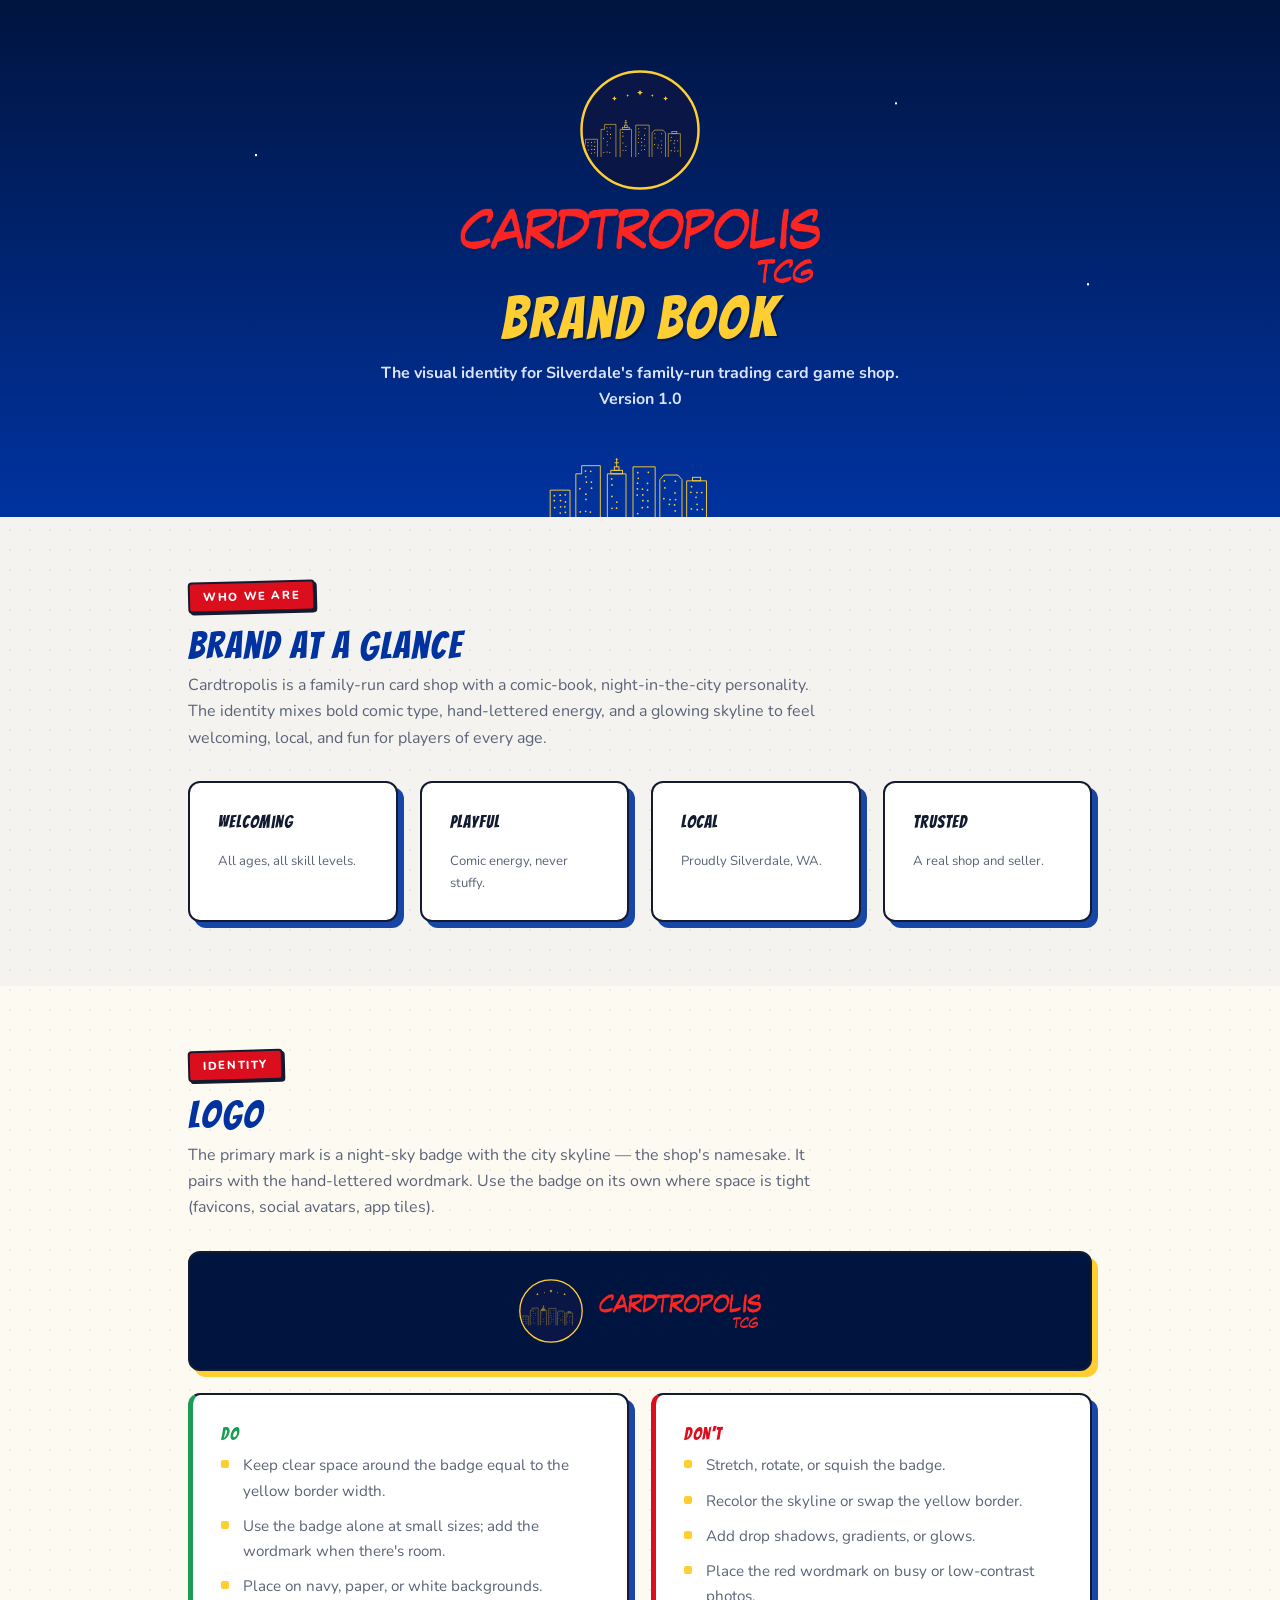
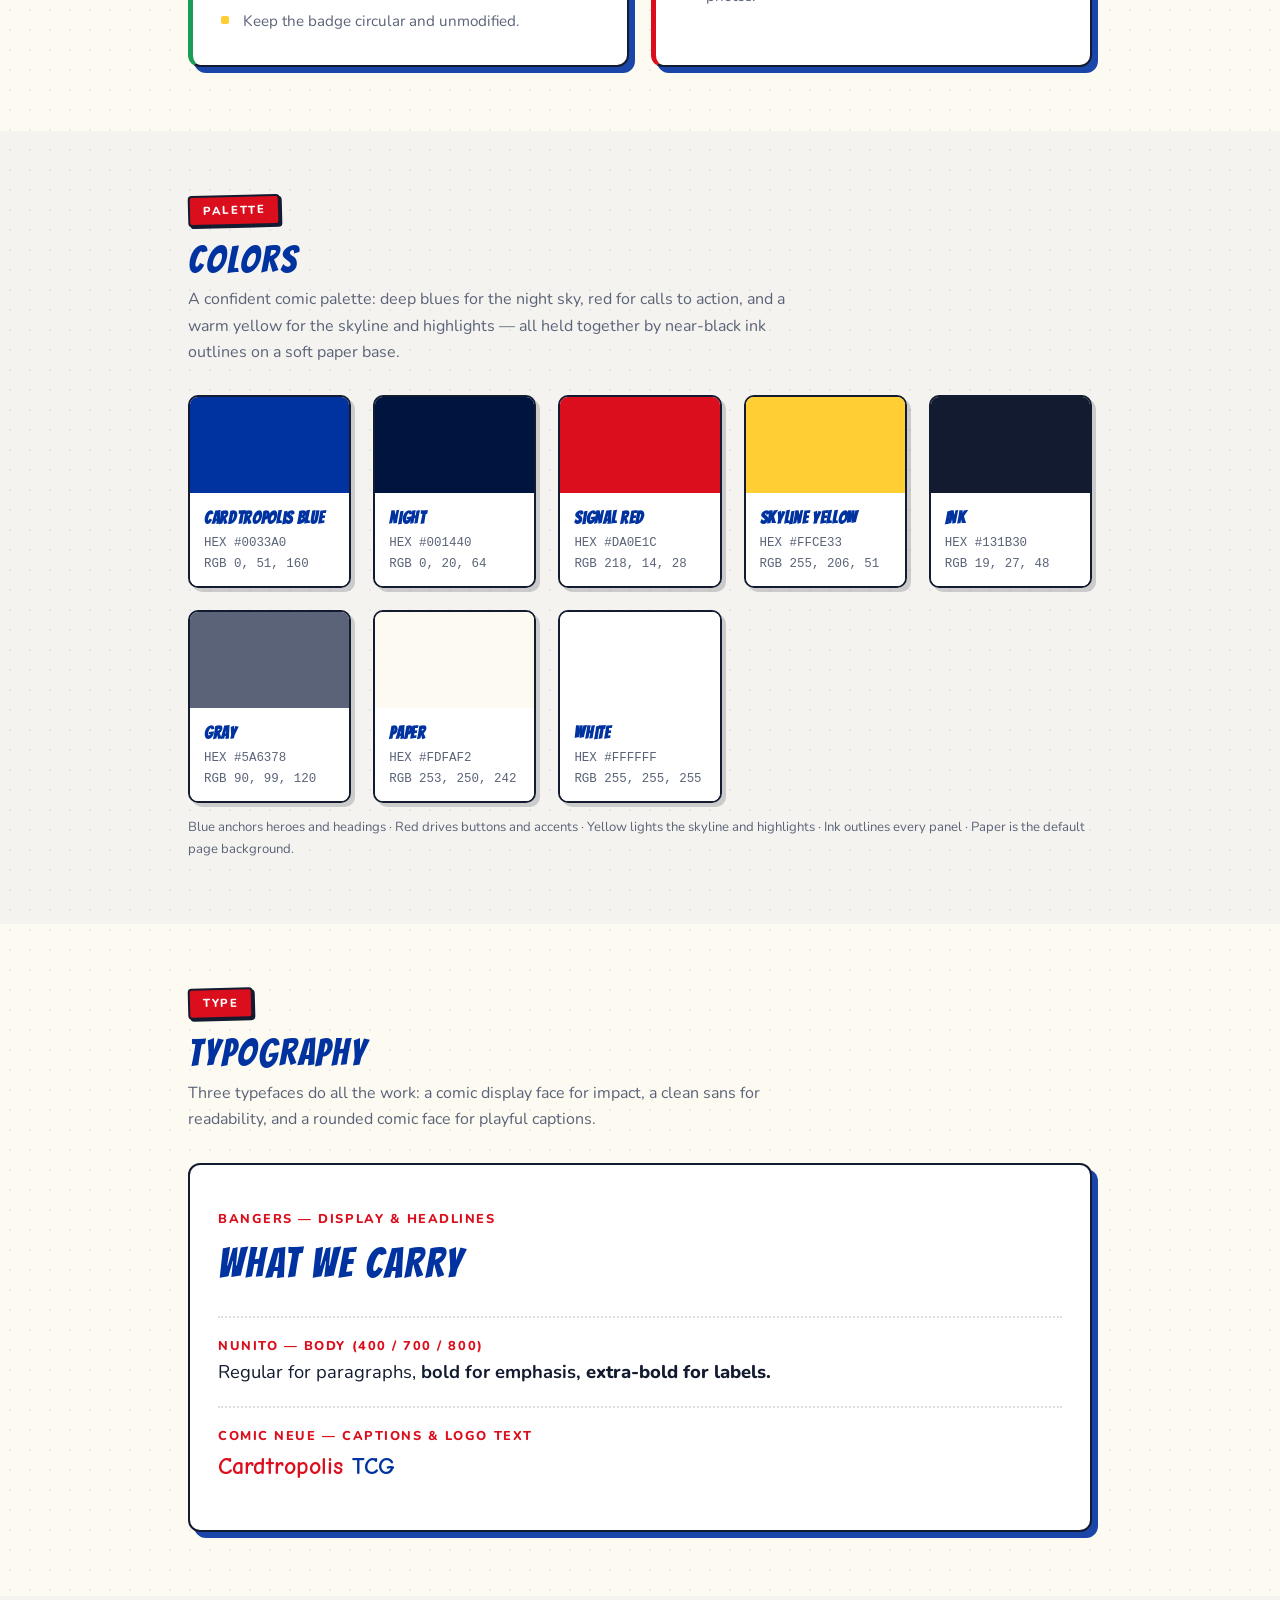
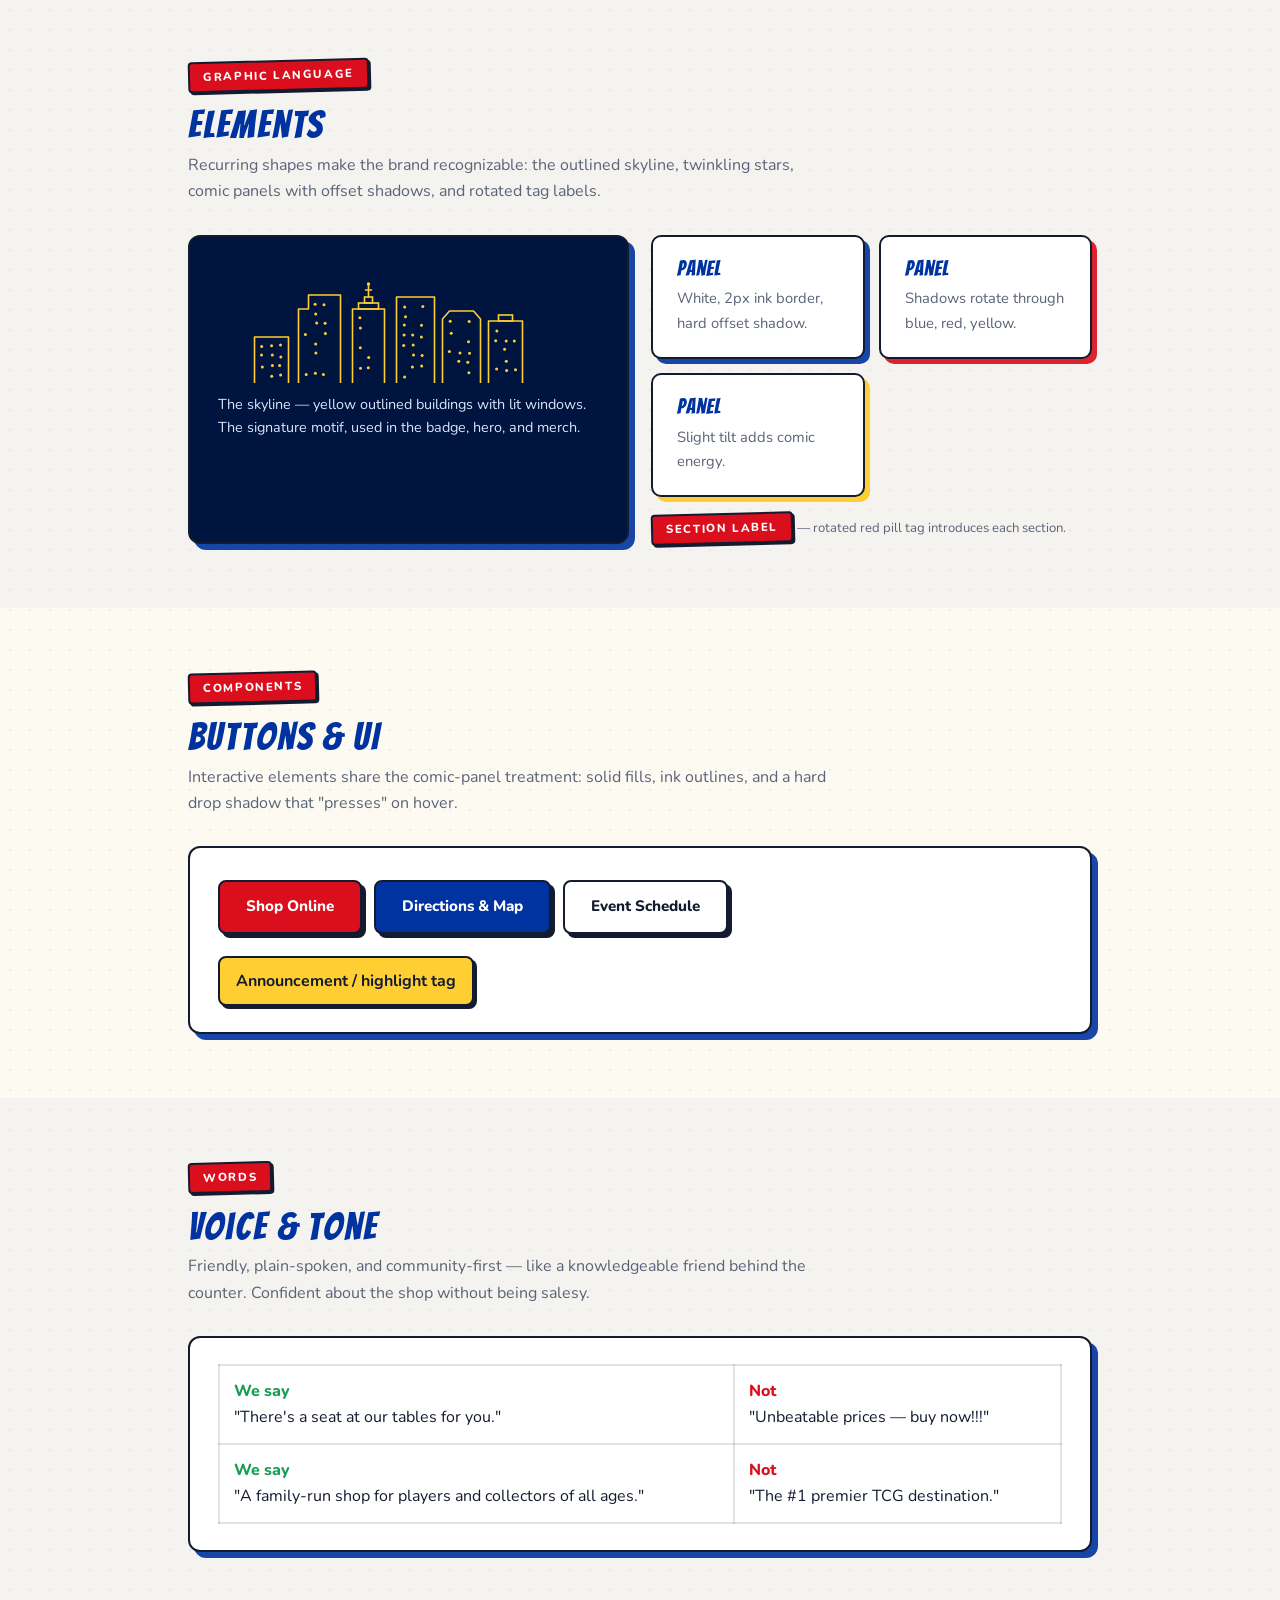
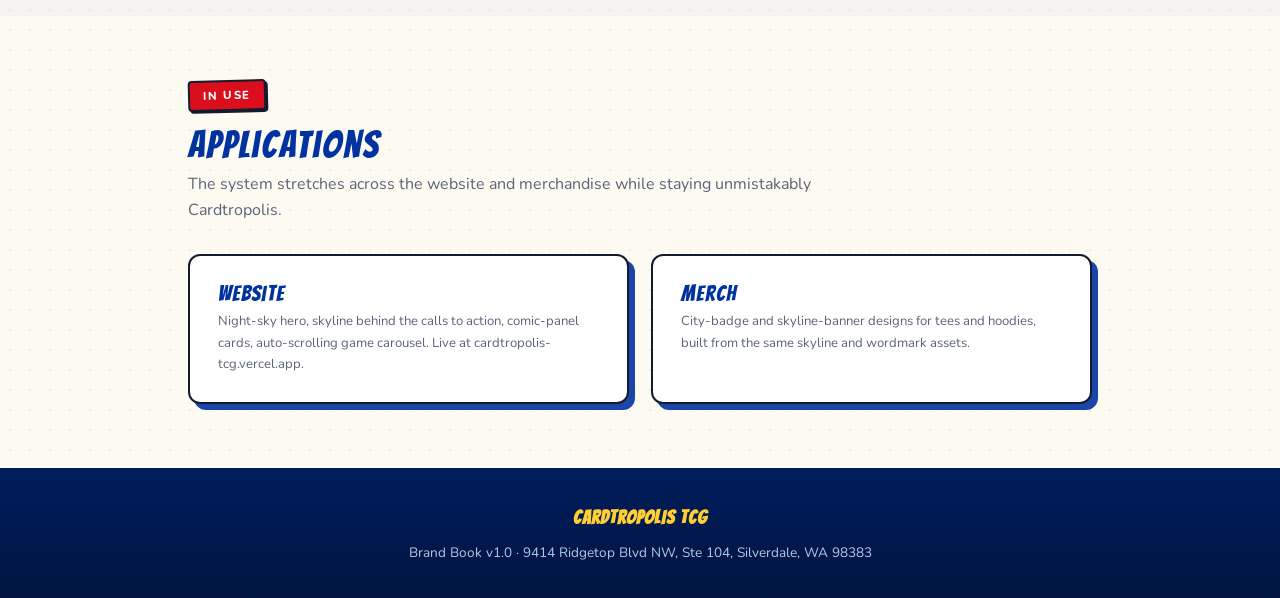
<file: brand/brand-book.html>
<!DOCTYPE html>
<html lang="en">
<head>
<meta charset="UTF-8">
<meta name="viewport" content="width=device-width, initial-scale=1.0">
<title>Cardtropolis TCG — Brand Book</title>
<link rel="preconnect" href="https://fonts.googleapis.com">
<link href="https://fonts.googleapis.com/css2?family=Bangers&family=Comic+Neue:wght@700&family=Nunito:wght@400;700;800&display=swap" rel="stylesheet">
<style>
:root{
  --blue:#0033a0;--blue-dark:#001d5c;--night:#001440;--red:#da0e1c;--yellow:#ffce33;
  --ink:#131b30;--gray:#5a6378;--paper:#fdfaf2;--white:#fff;--navy:#0a1746;
}
*{margin:0;padding:0;box-sizing:border-box;}
body{font-family:'Nunito',system-ui,sans-serif;background:var(--paper);
  background-image:radial-gradient(rgba(0,51,160,.07) 1px,transparent 1.4px);background-size:20px 20px;
  color:var(--ink);line-height:1.65;}
h1,h2,h3,h4{font-family:'Bangers',cursive;font-weight:400;letter-spacing:.05em;line-height:1.05;}
.wrap{max-width:960px;margin:0 auto;padding:0 28px;}
/* Cover */
.cover{position:relative;overflow:hidden;text-align:center;color:#fff;padding:70px 24px 0;
  background:radial-gradient(1.6px 1.6px at 20% 30%,#fff 60%,transparent),radial-gradient(1.4px 1.4px at 70% 20%,#fff 60%,transparent),
  radial-gradient(1.5px 1.5px at 85% 55%,#fff 60%,transparent),radial-gradient(1.3px 1.3px at 40% 60%,#fff 60%,transparent),
  linear-gradient(180deg,var(--night),var(--blue));}
.cover .mark{width:120px;height:120px;margin:0 auto 18px;}
.cover .wm{max-width:360px;width:70%;margin:0 auto 6px;}
.cover .wm img{width:100%;display:block;}
.cover h1{color:var(--yellow);font-size:clamp(2.4rem,6vw,3.6rem);text-shadow:2px 2px 0 rgba(0,0,0,.35);margin-top:6px;}
.cover p{color:#dbe4fb;max-width:520px;margin:10px auto 0;font-weight:700;}
.cover .strip{height:70px;margin-top:34px;}
.cover .strip svg{display:block;}
/* Sections */
section{padding:64px 0;}
section:nth-child(even){background:rgba(0,51,160,.03);}
.kicker{display:inline-block;background:var(--red);color:#fff;font-weight:800;font-size:.72rem;text-transform:uppercase;
  letter-spacing:.14em;padding:4px 13px;border-radius:4px;transform:rotate(-1.5deg);border:2px solid var(--ink);
  box-shadow:2px 2px 0 var(--ink);margin-bottom:14px;}
h2.title{font-size:2.4rem;color:var(--blue);margin-bottom:6px;}
.lead{color:var(--gray);max-width:640px;margin-bottom:30px;}
.panel{background:var(--white);border:2px solid var(--ink);border-radius:12px;box-shadow:6px 6px 0 rgba(0,51,160,.9);padding:26px 28px;}
.grid{display:grid;gap:22px;}
.g2{grid-template-columns:repeat(auto-fit,minmax(280px,1fr));}
.g3{grid-template-columns:repeat(auto-fit,minmax(200px,1fr));}
.g4{grid-template-columns:repeat(auto-fit,minmax(150px,1fr));}
/* Logo section */
.logo-hero{display:flex;gap:30px;align-items:center;flex-wrap:wrap;justify-content:center;}
.logo-badge{width:150px;height:150px;flex:0 0 auto;}
.lockup{background:var(--night);border:2px solid var(--ink);border-radius:12px;padding:26px;text-align:center;box-shadow:6px 6px 0 var(--yellow);}
.lockup .row{display:flex;gap:16px;align-items:center;justify-content:center;flex-wrap:wrap;}
.lockup .row svg{width:64px;height:64px;}
.lockup .row img{height:34px;}
.mini{width:100%;height:120px;display:flex;align-items:center;justify-content:center;}
.mini svg{width:110px;height:110px;}
.do{border-left:5px solid #1a9e57;}
.dont{border-left:5px solid var(--red);}
.chip{font-family:'Bangers',cursive;letter-spacing:.06em;font-size:1.05rem;}
.chip.g{color:#1a9e57;}.chip.r{color:var(--red);}
ul.clean{list-style:none;}ul.clean li{padding:5px 0 5px 22px;position:relative;color:var(--gray);font-size:.95rem;}
ul.clean li::before{content:"";position:absolute;left:0;top:12px;width:8px;height:8px;border-radius:2px;background:var(--yellow);}
/* Colors */
.sw{border:2px solid var(--ink);border-radius:10px;overflow:hidden;box-shadow:4px 4px 0 rgba(19,27,48,.18);}
.sw .chipc{height:96px;}
.sw .meta{padding:12px 14px;background:#fff;}
.sw .meta b{display:block;font-family:'Bangers',cursive;letter-spacing:.04em;color:var(--blue);font-size:1.05rem;}
.sw .meta code{font-size:.78rem;color:var(--gray);display:block;}
/* Type */
.type-row{padding:18px 0;border-bottom:2px dotted rgba(19,27,48,.15);}
.type-row:last-child{border-bottom:none;}
.type-name{font-size:.8rem;text-transform:uppercase;letter-spacing:.12em;color:var(--red);font-weight:800;}
.bangers{font-family:'Bangers',cursive;color:var(--blue);font-size:2.6rem;letter-spacing:.05em;}
.nunito{font-family:'Nunito';}
.comic{font-family:'Comic Neue','Comic Sans MS',cursive;font-weight:700;}
/* Buttons */
.btn{display:inline-block;text-decoration:none;font-weight:800;font-family:'Nunito';padding:12px 26px;font-size:.95rem;
  border:2px solid var(--ink);border-radius:8px;box-shadow:4px 4px 0 var(--ink);margin:6px 8px 6px 0;}
.btn-red{background:var(--red);color:#fff;}.btn-blue{background:var(--blue);color:#fff;}.btn-wt{background:#fff;color:var(--ink);}
.tag{display:inline-block;background:var(--yellow);border:2px solid var(--ink);border-radius:8px;padding:10px 16px;
  font-weight:700;box-shadow:3px 3px 0 var(--ink);}
.card-demo{background:#fff;border:2px solid var(--ink);border-radius:10px;padding:22px 24px;box-shadow:5px 5px 0 rgba(0,51,160,.9);}
.card-demo:nth-child(2){box-shadow:5px 5px 0 rgba(218,14,28,.9);}
.card-demo:nth-child(3){box-shadow:5px 5px 0 var(--yellow);}
.card-demo h3{color:var(--blue);font-size:1.3rem;margin-bottom:6px;}
.card-demo p{color:var(--gray);font-size:.92rem;}
.voice td{vertical-align:top;padding:12px 14px;border:2px solid rgba(19,27,48,.12);}
.voice .yes{color:#1a9e57;font-weight:800;}.voice .no{color:var(--red);font-weight:800;}
footer{background:linear-gradient(180deg,var(--blue-dark),var(--night));color:#b9c5e8;text-align:center;padding:34px 24px;font-size:.85rem;}
footer a{color:#dbe4fb;}
.note{color:var(--gray);font-size:.82rem;margin-top:14px;}
@media(max-width:600px){h2.title{font-size:1.9rem;}.cover h1{font-size:2rem;}}
</style>
</head>
<body>

<header class="cover">
  <div class="mark"><svg xmlns='http://www.w3.org/2000/svg' viewBox='8 8 244 244' width='100%' height='100%'><circle cx='130' cy='130' r='119' fill='#0a1746' stroke='#ffce33' stroke-width='5'/><clipPath id='lm'><circle cx='130' cy='130' r='115'/></clipPath><g clip-path='url(#lm)'><polygon points='78,61 79.4,64.6 83,66 79.4,67.4 78,71 76.6,67.4 73,66 76.6,64.6' fill='#ffce33'/><polygon points='130,48 131.68,52.32 136,54 131.68,55.68 130,60 128.32,55.68 124,54 128.32,52.32' fill='#ffce33'/><polygon points='182,61 183.4,64.6 187,66 183.4,67.4 182,71 180.6,67.4 177,66 180.6,64.6' fill='#ffce33'/><polygon points='105,57 105.84,59.16 108,60 105.84,60.84 105,63 104.16,60.84 102,60 104.16,59.16' fill='#ffce33'/><polygon points='155,57 155.84,59.16 158,60 155.84,60.84 155,63 154.16,60.84 152,60 154.16,59.16' fill='#ffce33'/><g transform='translate(14.800000000000011,95.60000000000001) scale(0.72)'><polyline points='6,124 6,74 40,74 40,124' fill='none' stroke='#ffce33' stroke-width='1.6' stroke-linejoin='round'/><circle cx='13.2' cy='83.4' r='1.5' fill='#ffce33'/><circle cx='23.1' cy='82.7' r='1.5' fill='#ffce33'/><circle cx='32' cy='81.9' r='1.5' fill='#ffce33'/><circle cx='13' cy='92' r='1.5' fill='#ffce33'/><circle cx='23.8' cy='92.1' r='1.5' fill='#ffce33'/><circle cx='32.3' cy='94.1' r='1.5' fill='#ffce33'/><circle cx='13.8' cy='104.1' r='1.5' fill='#ffce33'/><circle cx='23.9' cy='102.5' r='1.5' fill='#ffce33'/><circle cx='31.1' cy='102.5' r='1.5' fill='#ffce33'/><circle cx='23.2' cy='113.3' r='1.5' fill='#ffce33'/><circle cx='32.1' cy='112' r='1.5' fill='#ffce33'/><polyline points='50,124 50,46 60,46 60,32 92,32 92,124' fill='none' stroke='#ffce33' stroke-width='1.6' stroke-linejoin='round'/><circle cx='66.6' cy='41.2' r='1.5' fill='#ffce33'/><circle cx='75.5' cy='41.7' r='1.5' fill='#ffce33'/><circle cx='67.2' cy='51.1' r='1.5' fill='#ffce33'/><circle cx='68.2' cy='60.1' r='1.5' fill='#ffce33'/><circle cx='76.6' cy='60.2' r='1.5' fill='#ffce33'/><circle cx='56.9' cy='71.4' r='1.5' fill='#ffce33'/><circle cx='76.9' cy='70.6' r='1.5' fill='#ffce33'/><circle cx='67.2' cy='80.9' r='1.5' fill='#ffce33'/><circle cx='67.4' cy='89.9' r='1.5' fill='#ffce33'/><circle cx='57.7' cy='111.4' r='1.5' fill='#ffce33'/><circle cx='66.9' cy='110.2' r='1.5' fill='#ffce33'/><circle cx='74.9' cy='111.6' r='1.5' fill='#ffce33'/><polyline points='104,124 104,46 136,46 136,124' fill='none' stroke='#ffce33' stroke-width='1.6' stroke-linejoin='round'/><rect x='110' y='40' width='20' height='6' fill='none' stroke='#ffce33' stroke-width='1.6'/><rect x='116' y='34' width='8' height='6' fill='none' stroke='#ffce33' stroke-width='1.6'/><line x1='120' y1='34' x2='120' y2='22' stroke='#ffce33' stroke-width='1.6' stroke-linecap='round'/><line x1='117' y1='27' x2='123' y2='27' stroke='#ffce33' stroke-width='1.6' stroke-linecap='round'/><circle cx='120' cy='21' r='1.7' fill='#ffce33'/><circle cx='111.4' cy='54.7' r='1.5' fill='#ffce33'/><circle cx='111.9' cy='65.1' r='1.5' fill='#ffce33'/><circle cx='111.8' cy='84.7' r='1.5' fill='#ffce33'/><circle cx='120.2' cy='94.4' r='1.5' fill='#ffce33'/><circle cx='112' cy='105.2' r='1.5' fill='#ffce33'/><circle cx='119.8' cy='104.8' r='1.5' fill='#ffce33'/><polyline points='148,124 148,34 186,34 186,124' fill='none' stroke='#ffce33' stroke-width='1.6' stroke-linejoin='round'/><circle cx='156.2' cy='44.1' r='1.5' fill='#ffce33'/><circle cx='174.3' cy='43.4' r='1.5' fill='#ffce33'/><circle cx='157' cy='53.7' r='1.5' fill='#ffce33'/><circle cx='155.8' cy='62' r='1.5' fill='#ffce33'/><circle cx='173' cy='62.3' r='1.5' fill='#ffce33'/><circle cx='155.6' cy='71.9' r='1.5' fill='#ffce33'/><circle cx='164.2' cy='72' r='1.5' fill='#ffce33'/><circle cx='172.9' cy='73.9' r='1.5' fill='#ffce33'/><circle cx='155.2' cy='82.4' r='1.5' fill='#ffce33'/><circle cx='164.7' cy='82.1' r='1.5' fill='#ffce33'/><circle cx='165' cy='92' r='1.5' fill='#ffce33'/><circle cx='173.6' cy='92.4' r='1.5' fill='#ffce33'/><circle cx='163.9' cy='104.1' r='1.5' fill='#ffce33'/><circle cx='173.2' cy='103.1' r='1.5' fill='#ffce33'/><circle cx='156.1' cy='114.1' r='1.5' fill='#ffce33'/><polyline points='194,124 194,56 201,48 225,48 232,56 232,124' fill='none' stroke='#ffce33' stroke-width='1.6' stroke-linejoin='round'/><circle cx='201.7' cy='58.2' r='1.5' fill='#ffce33'/><circle cx='220.7' cy='58.6' r='1.5' fill='#ffce33'/><circle cx='202.7' cy='70.2' r='1.5' fill='#ffce33'/><circle cx='220' cy='78.7' r='1.5' fill='#ffce33'/><circle cx='200.9' cy='88.5' r='1.5' fill='#ffce33'/><circle cx='211.5' cy='90.1' r='1.5' fill='#ffce33'/><circle cx='221' cy='90.2' r='1.5' fill='#ffce33'/><circle cx='210.3' cy='98.3' r='1.5' fill='#ffce33'/><circle cx='219.3' cy='99.3' r='1.5' fill='#ffce33'/><circle cx='220.4' cy='109.7' r='1.5' fill='#ffce33'/><polyline points='240,124 240,58 274,58 274,124' fill='none' stroke='#ffce33' stroke-width='1.6' stroke-linejoin='round'/><rect x='250' y='52' width='14' height='6' fill='none' stroke='#ffce33' stroke-width='1.6'/><circle cx='248.4' cy='68' r='1.5' fill='#ffce33'/><circle cx='247.2' cy='77.7' r='1.5' fill='#ffce33'/><circle cx='257.7' cy='78.1' r='1.5' fill='#ffce33'/><circle cx='265.8' cy='78.1' r='1.5' fill='#ffce33'/><circle cx='256.1' cy='86.2' r='1.5' fill='#ffce33'/><circle cx='257.8' cy='98.2' r='1.5' fill='#ffce33'/><circle cx='248.1' cy='106.1' r='1.5' fill='#ffce33'/><circle cx='258.1' cy='107.4' r='1.5' fill='#ffce33'/><circle cx='267' cy='106.8' r='1.5' fill='#ffce33'/></g></g></svg></div>
  <div class="wm"><img src='[data-uri]' alt='Cardtropolis TCG wordmark'></div>
  <h1>Brand Book</h1>
  <p>The visual identity for Silverdale's family-run trading card game shop. Version 1.0</p>
  <div class="strip"><svg xmlns='http://www.w3.org/2000/svg' viewBox='0 0 320 120' width='100%' height='100%' preserveAspectRatio='xMidYMax meet'><polyline points='6,124 6,74 40,74 40,124' fill='none' stroke='#ffce33' stroke-width='1.6' stroke-linejoin='round'/><circle cx='13.2' cy='83.4' r='1.5' fill='#ffce33'/><circle cx='23.1' cy='82.7' r='1.5' fill='#ffce33'/><circle cx='32' cy='81.9' r='1.5' fill='#ffce33'/><circle cx='13' cy='92' r='1.5' fill='#ffce33'/><circle cx='23.8' cy='92.1' r='1.5' fill='#ffce33'/><circle cx='32.3' cy='94.1' r='1.5' fill='#ffce33'/><circle cx='13.8' cy='104.1' r='1.5' fill='#ffce33'/><circle cx='23.9' cy='102.5' r='1.5' fill='#ffce33'/><circle cx='31.1' cy='102.5' r='1.5' fill='#ffce33'/><circle cx='23.2' cy='113.3' r='1.5' fill='#ffce33'/><circle cx='32.1' cy='112' r='1.5' fill='#ffce33'/><polyline points='50,124 50,46 60,46 60,32 92,32 92,124' fill='none' stroke='#ffce33' stroke-width='1.6' stroke-linejoin='round'/><circle cx='66.6' cy='41.2' r='1.5' fill='#ffce33'/><circle cx='75.5' cy='41.7' r='1.5' fill='#ffce33'/><circle cx='67.2' cy='51.1' r='1.5' fill='#ffce33'/><circle cx='68.2' cy='60.1' r='1.5' fill='#ffce33'/><circle cx='76.6' cy='60.2' r='1.5' fill='#ffce33'/><circle cx='56.9' cy='71.4' r='1.5' fill='#ffce33'/><circle cx='76.9' cy='70.6' r='1.5' fill='#ffce33'/><circle cx='67.2' cy='80.9' r='1.5' fill='#ffce33'/><circle cx='67.4' cy='89.9' r='1.5' fill='#ffce33'/><circle cx='57.7' cy='111.4' r='1.5' fill='#ffce33'/><circle cx='66.9' cy='110.2' r='1.5' fill='#ffce33'/><circle cx='74.9' cy='111.6' r='1.5' fill='#ffce33'/><polyline points='104,124 104,46 136,46 136,124' fill='none' stroke='#ffce33' stroke-width='1.6' stroke-linejoin='round'/><rect x='110' y='40' width='20' height='6' fill='none' stroke='#ffce33' stroke-width='1.6'/><rect x='116' y='34' width='8' height='6' fill='none' stroke='#ffce33' stroke-width='1.6'/><line x1='120' y1='34' x2='120' y2='22' stroke='#ffce33' stroke-width='1.6' stroke-linecap='round'/><line x1='117' y1='27' x2='123' y2='27' stroke='#ffce33' stroke-width='1.6' stroke-linecap='round'/><circle cx='120' cy='21' r='1.7' fill='#ffce33'/><circle cx='111.4' cy='54.7' r='1.5' fill='#ffce33'/><circle cx='111.9' cy='65.1' r='1.5' fill='#ffce33'/><circle cx='111.8' cy='84.7' r='1.5' fill='#ffce33'/><circle cx='120.2' cy='94.4' r='1.5' fill='#ffce33'/><circle cx='112' cy='105.2' r='1.5' fill='#ffce33'/><circle cx='119.8' cy='104.8' r='1.5' fill='#ffce33'/><polyline points='148,124 148,34 186,34 186,124' fill='none' stroke='#ffce33' stroke-width='1.6' stroke-linejoin='round'/><circle cx='156.2' cy='44.1' r='1.5' fill='#ffce33'/><circle cx='174.3' cy='43.4' r='1.5' fill='#ffce33'/><circle cx='157' cy='53.7' r='1.5' fill='#ffce33'/><circle cx='155.8' cy='62' r='1.5' fill='#ffce33'/><circle cx='173' cy='62.3' r='1.5' fill='#ffce33'/><circle cx='155.6' cy='71.9' r='1.5' fill='#ffce33'/><circle cx='164.2' cy='72' r='1.5' fill='#ffce33'/><circle cx='172.9' cy='73.9' r='1.5' fill='#ffce33'/><circle cx='155.2' cy='82.4' r='1.5' fill='#ffce33'/><circle cx='164.7' cy='82.1' r='1.5' fill='#ffce33'/><circle cx='165' cy='92' r='1.5' fill='#ffce33'/><circle cx='173.6' cy='92.4' r='1.5' fill='#ffce33'/><circle cx='163.9' cy='104.1' r='1.5' fill='#ffce33'/><circle cx='173.2' cy='103.1' r='1.5' fill='#ffce33'/><circle cx='156.1' cy='114.1' r='1.5' fill='#ffce33'/><polyline points='194,124 194,56 201,48 225,48 232,56 232,124' fill='none' stroke='#ffce33' stroke-width='1.6' stroke-linejoin='round'/><circle cx='201.7' cy='58.2' r='1.5' fill='#ffce33'/><circle cx='220.7' cy='58.6' r='1.5' fill='#ffce33'/><circle cx='202.7' cy='70.2' r='1.5' fill='#ffce33'/><circle cx='220' cy='78.7' r='1.5' fill='#ffce33'/><circle cx='200.9' cy='88.5' r='1.5' fill='#ffce33'/><circle cx='211.5' cy='90.1' r='1.5' fill='#ffce33'/><circle cx='221' cy='90.2' r='1.5' fill='#ffce33'/><circle cx='210.3' cy='98.3' r='1.5' fill='#ffce33'/><circle cx='219.3' cy='99.3' r='1.5' fill='#ffce33'/><circle cx='220.4' cy='109.7' r='1.5' fill='#ffce33'/><polyline points='240,124 240,58 274,58 274,124' fill='none' stroke='#ffce33' stroke-width='1.6' stroke-linejoin='round'/><rect x='250' y='52' width='14' height='6' fill='none' stroke='#ffce33' stroke-width='1.6'/><circle cx='248.4' cy='68' r='1.5' fill='#ffce33'/><circle cx='247.2' cy='77.7' r='1.5' fill='#ffce33'/><circle cx='257.7' cy='78.1' r='1.5' fill='#ffce33'/><circle cx='265.8' cy='78.1' r='1.5' fill='#ffce33'/><circle cx='256.1' cy='86.2' r='1.5' fill='#ffce33'/><circle cx='257.8' cy='98.2' r='1.5' fill='#ffce33'/><circle cx='248.1' cy='106.1' r='1.5' fill='#ffce33'/><circle cx='258.1' cy='107.4' r='1.5' fill='#ffce33'/><circle cx='267' cy='106.8' r='1.5' fill='#ffce33'/></svg></div>
</header>

<section>
  <div class="wrap">
    <span class="kicker">Who We Are</span>
    <h2 class="title">Brand at a Glance</h2>
    <p class="lead">Cardtropolis is a family-run card shop with a comic-book, night-in-the-city personality. The identity mixes bold comic type, hand-lettered energy, and a glowing skyline to feel welcoming, local, and fun for players of every age.</p>
    <div class="grid g4">
      <div class="panel"><span class="chip">Welcoming</span><p class="note">All ages, all skill levels.</p></div>
      <div class="panel"><span class="chip">Playful</span><p class="note">Comic energy, never stuffy.</p></div>
      <div class="panel"><span class="chip">Local</span><p class="note">Proudly Silverdale, WA.</p></div>
      <div class="panel"><span class="chip">Trusted</span><p class="note">A real shop and seller.</p></div>
    </div>
  </div>
</section>

<section>
  <div class="wrap">
    <span class="kicker">Identity</span>
    <h2 class="title">Logo</h2>
    <p class="lead">The primary mark is a night-sky badge with the city skyline — the shop's namesake. It pairs with the hand-lettered wordmark. Use the badge on its own where space is tight (favicons, social avatars, app tiles).</p>
    <div class="lockup" style="margin-bottom:22px;">
      <div class="row"><svg xmlns='http://www.w3.org/2000/svg' viewBox='8 8 244 244' width='100%' height='100%'><circle cx='130' cy='130' r='119' fill='#0a1746' stroke='#ffce33' stroke-width='5'/><clipPath id='lm'><circle cx='130' cy='130' r='115'/></clipPath><g clip-path='url(#lm)'><polygon points='78,61 79.4,64.6 83,66 79.4,67.4 78,71 76.6,67.4 73,66 76.6,64.6' fill='#ffce33'/><polygon points='130,48 131.68,52.32 136,54 131.68,55.68 130,60 128.32,55.68 124,54 128.32,52.32' fill='#ffce33'/><polygon points='182,61 183.4,64.6 187,66 183.4,67.4 182,71 180.6,67.4 177,66 180.6,64.6' fill='#ffce33'/><polygon points='105,57 105.84,59.16 108,60 105.84,60.84 105,63 104.16,60.84 102,60 104.16,59.16' fill='#ffce33'/><polygon points='155,57 155.84,59.16 158,60 155.84,60.84 155,63 154.16,60.84 152,60 154.16,59.16' fill='#ffce33'/><g transform='translate(14.800000000000011,95.60000000000001) scale(0.72)'><polyline points='6,124 6,74 40,74 40,124' fill='none' stroke='#ffce33' stroke-width='1.6' stroke-linejoin='round'/><circle cx='13.2' cy='83.4' r='1.5' fill='#ffce33'/><circle cx='23.1' cy='82.7' r='1.5' fill='#ffce33'/><circle cx='32' cy='81.9' r='1.5' fill='#ffce33'/><circle cx='13' cy='92' r='1.5' fill='#ffce33'/><circle cx='23.8' cy='92.1' r='1.5' fill='#ffce33'/><circle cx='32.3' cy='94.1' r='1.5' fill='#ffce33'/><circle cx='13.8' cy='104.1' r='1.5' fill='#ffce33'/><circle cx='23.9' cy='102.5' r='1.5' fill='#ffce33'/><circle cx='31.1' cy='102.5' r='1.5' fill='#ffce33'/><circle cx='23.2' cy='113.3' r='1.5' fill='#ffce33'/><circle cx='32.1' cy='112' r='1.5' fill='#ffce33'/><polyline points='50,124 50,46 60,46 60,32 92,32 92,124' fill='none' stroke='#ffce33' stroke-width='1.6' stroke-linejoin='round'/><circle cx='66.6' cy='41.2' r='1.5' fill='#ffce33'/><circle cx='75.5' cy='41.7' r='1.5' fill='#ffce33'/><circle cx='67.2' cy='51.1' r='1.5' fill='#ffce33'/><circle cx='68.2' cy='60.1' r='1.5' fill='#ffce33'/><circle cx='76.6' cy='60.2' r='1.5' fill='#ffce33'/><circle cx='56.9' cy='71.4' r='1.5' fill='#ffce33'/><circle cx='76.9' cy='70.6' r='1.5' fill='#ffce33'/><circle cx='67.2' cy='80.9' r='1.5' fill='#ffce33'/><circle cx='67.4' cy='89.9' r='1.5' fill='#ffce33'/><circle cx='57.7' cy='111.4' r='1.5' fill='#ffce33'/><circle cx='66.9' cy='110.2' r='1.5' fill='#ffce33'/><circle cx='74.9' cy='111.6' r='1.5' fill='#ffce33'/><polyline points='104,124 104,46 136,46 136,124' fill='none' stroke='#ffce33' stroke-width='1.6' stroke-linejoin='round'/><rect x='110' y='40' width='20' height='6' fill='none' stroke='#ffce33' stroke-width='1.6'/><rect x='116' y='34' width='8' height='6' fill='none' stroke='#ffce33' stroke-width='1.6'/><line x1='120' y1='34' x2='120' y2='22' stroke='#ffce33' stroke-width='1.6' stroke-linecap='round'/><line x1='117' y1='27' x2='123' y2='27' stroke='#ffce33' stroke-width='1.6' stroke-linecap='round'/><circle cx='120' cy='21' r='1.7' fill='#ffce33'/><circle cx='111.4' cy='54.7' r='1.5' fill='#ffce33'/><circle cx='111.9' cy='65.1' r='1.5' fill='#ffce33'/><circle cx='111.8' cy='84.7' r='1.5' fill='#ffce33'/><circle cx='120.2' cy='94.4' r='1.5' fill='#ffce33'/><circle cx='112' cy='105.2' r='1.5' fill='#ffce33'/><circle cx='119.8' cy='104.8' r='1.5' fill='#ffce33'/><polyline points='148,124 148,34 186,34 186,124' fill='none' stroke='#ffce33' stroke-width='1.6' stroke-linejoin='round'/><circle cx='156.2' cy='44.1' r='1.5' fill='#ffce33'/><circle cx='174.3' cy='43.4' r='1.5' fill='#ffce33'/><circle cx='157' cy='53.7' r='1.5' fill='#ffce33'/><circle cx='155.8' cy='62' r='1.5' fill='#ffce33'/><circle cx='173' cy='62.3' r='1.5' fill='#ffce33'/><circle cx='155.6' cy='71.9' r='1.5' fill='#ffce33'/><circle cx='164.2' cy='72' r='1.5' fill='#ffce33'/><circle cx='172.9' cy='73.9' r='1.5' fill='#ffce33'/><circle cx='155.2' cy='82.4' r='1.5' fill='#ffce33'/><circle cx='164.7' cy='82.1' r='1.5' fill='#ffce33'/><circle cx='165' cy='92' r='1.5' fill='#ffce33'/><circle cx='173.6' cy='92.4' r='1.5' fill='#ffce33'/><circle cx='163.9' cy='104.1' r='1.5' fill='#ffce33'/><circle cx='173.2' cy='103.1' r='1.5' fill='#ffce33'/><circle cx='156.1' cy='114.1' r='1.5' fill='#ffce33'/><polyline points='194,124 194,56 201,48 225,48 232,56 232,124' fill='none' stroke='#ffce33' stroke-width='1.6' stroke-linejoin='round'/><circle cx='201.7' cy='58.2' r='1.5' fill='#ffce33'/><circle cx='220.7' cy='58.6' r='1.5' fill='#ffce33'/><circle cx='202.7' cy='70.2' r='1.5' fill='#ffce33'/><circle cx='220' cy='78.7' r='1.5' fill='#ffce33'/><circle cx='200.9' cy='88.5' r='1.5' fill='#ffce33'/><circle cx='211.5' cy='90.1' r='1.5' fill='#ffce33'/><circle cx='221' cy='90.2' r='1.5' fill='#ffce33'/><circle cx='210.3' cy='98.3' r='1.5' fill='#ffce33'/><circle cx='219.3' cy='99.3' r='1.5' fill='#ffce33'/><circle cx='220.4' cy='109.7' r='1.5' fill='#ffce33'/><polyline points='240,124 240,58 274,58 274,124' fill='none' stroke='#ffce33' stroke-width='1.6' stroke-linejoin='round'/><rect x='250' y='52' width='14' height='6' fill='none' stroke='#ffce33' stroke-width='1.6'/><circle cx='248.4' cy='68' r='1.5' fill='#ffce33'/><circle cx='247.2' cy='77.7' r='1.5' fill='#ffce33'/><circle cx='257.7' cy='78.1' r='1.5' fill='#ffce33'/><circle cx='265.8' cy='78.1' r='1.5' fill='#ffce33'/><circle cx='256.1' cy='86.2' r='1.5' fill='#ffce33'/><circle cx='257.8' cy='98.2' r='1.5' fill='#ffce33'/><circle cx='248.1' cy='106.1' r='1.5' fill='#ffce33'/><circle cx='258.1' cy='107.4' r='1.5' fill='#ffce33'/><circle cx='267' cy='106.8' r='1.5' fill='#ffce33'/></g></g></svg> <img src='[data-uri]' alt='Cardtropolis TCG wordmark'></div>
    </div>
    <div class="grid g2">
      <div class="panel do"><span class="chip g">Do</span>
        <ul class="clean">
          <li>Keep clear space around the badge equal to the yellow border width.</li>
          <li>Use the badge alone at small sizes; add the wordmark when there's room.</li>
          <li>Place on navy, paper, or white backgrounds.</li>
          <li>Keep the badge circular and unmodified.</li>
        </ul>
      </div>
      <div class="panel dont"><span class="chip r">Don't</span>
        <ul class="clean">
          <li>Stretch, rotate, or squish the badge.</li>
          <li>Recolor the skyline or swap the yellow border.</li>
          <li>Add drop shadows, gradients, or glows.</li>
          <li>Place the red wordmark on busy or low-contrast photos.</li>
        </ul>
      </div>
    </div>
  </div>
</section>

<section>
  <div class="wrap">
    <span class="kicker">Palette</span>
    <h2 class="title">Colors</h2>
    <p class="lead">A confident comic palette: deep blues for the night sky, red for calls to action, and a warm yellow for the skyline and highlights — all held together by near-black ink outlines on a soft paper base.</p>
    <div class="grid g4">
      <div class='sw'><div class='chipc' style='background:#0033a0;'></div><div class='meta'><b>Cardtropolis Blue</b><code>HEX #0033A0</code><code>RGB 0, 51, 160</code></div></div><div class='sw'><div class='chipc' style='background:#001440;'></div><div class='meta'><b>Night</b><code>HEX #001440</code><code>RGB 0, 20, 64</code></div></div><div class='sw'><div class='chipc' style='background:#da0e1c;'></div><div class='meta'><b>Signal Red</b><code>HEX #DA0E1C</code><code>RGB 218, 14, 28</code></div></div><div class='sw'><div class='chipc' style='background:#ffce33;'></div><div class='meta'><b>Skyline Yellow</b><code>HEX #FFCE33</code><code>RGB 255, 206, 51</code></div></div><div class='sw'><div class='chipc' style='background:#131b30;'></div><div class='meta'><b>Ink</b><code>HEX #131B30</code><code>RGB 19, 27, 48</code></div></div><div class='sw'><div class='chipc' style='background:#5a6378;'></div><div class='meta'><b>Gray</b><code>HEX #5A6378</code><code>RGB 90, 99, 120</code></div></div><div class='sw'><div class='chipc' style='background:#fdfaf2;'></div><div class='meta'><b>Paper</b><code>HEX #FDFAF2</code><code>RGB 253, 250, 242</code></div></div><div class='sw'><div class='chipc' style='background:#ffffff;'></div><div class='meta'><b>White</b><code>HEX #FFFFFF</code><code>RGB 255, 255, 255</code></div></div>
    </div>
    <p class="note">Blue anchors heroes and headings · Red drives buttons and accents · Yellow lights the skyline and highlights · Ink outlines every panel · Paper is the default page background.</p>
  </div>
</section>

<section>
  <div class="wrap">
    <span class="kicker">Type</span>
    <h2 class="title">Typography</h2>
    <p class="lead">Three typefaces do all the work: a comic display face for impact, a clean sans for readability, and a rounded comic face for playful captions.</p>
    <div class="panel">
      <div class="type-row"><div class="type-name">Bangers — Display &amp; Headlines</div><div class="bangers">WHAT WE CARRY</div></div>
      <div class="type-row"><div class="type-name">Nunito — Body (400 / 700 / 800)</div>
        <div class="nunito" style="font-size:1.15rem;"><span style="font-weight:400;">Regular for paragraphs, </span><span style="font-weight:700;">bold for emphasis, </span><span style="font-weight:800;">extra-bold for labels.</span></div></div>
      <div class="type-row"><div class="type-name">Comic Neue — Captions &amp; Logo text</div><div class="comic" style="font-size:1.5rem;color:var(--red);">Cardtropolis <span style="color:var(--blue);">TCG</span></div></div>
    </div>
  </div>
</section>

<section>
  <div class="wrap">
    <span class="kicker">Graphic Language</span>
    <h2 class="title">Elements</h2>
    <p class="lead">Recurring shapes make the brand recognizable: the outlined skyline, twinkling stars, comic panels with offset shadows, and rotated tag labels.</p>
    <div class="grid g2">
      <div class="panel" style="background:var(--night);">
        <div style="height:120px;"><svg xmlns='http://www.w3.org/2000/svg' viewBox='0 0 320 120' width='100%' height='100%' preserveAspectRatio='xMidYMax meet'><polyline points='6,124 6,74 40,74 40,124' fill='none' stroke='#ffce33' stroke-width='1.6' stroke-linejoin='round'/><circle cx='13.2' cy='83.4' r='1.5' fill='#ffce33'/><circle cx='23.1' cy='82.7' r='1.5' fill='#ffce33'/><circle cx='32' cy='81.9' r='1.5' fill='#ffce33'/><circle cx='13' cy='92' r='1.5' fill='#ffce33'/><circle cx='23.8' cy='92.1' r='1.5' fill='#ffce33'/><circle cx='32.3' cy='94.1' r='1.5' fill='#ffce33'/><circle cx='13.8' cy='104.1' r='1.5' fill='#ffce33'/><circle cx='23.9' cy='102.5' r='1.5' fill='#ffce33'/><circle cx='31.1' cy='102.5' r='1.5' fill='#ffce33'/><circle cx='23.2' cy='113.3' r='1.5' fill='#ffce33'/><circle cx='32.1' cy='112' r='1.5' fill='#ffce33'/><polyline points='50,124 50,46 60,46 60,32 92,32 92,124' fill='none' stroke='#ffce33' stroke-width='1.6' stroke-linejoin='round'/><circle cx='66.6' cy='41.2' r='1.5' fill='#ffce33'/><circle cx='75.5' cy='41.7' r='1.5' fill='#ffce33'/><circle cx='67.2' cy='51.1' r='1.5' fill='#ffce33'/><circle cx='68.2' cy='60.1' r='1.5' fill='#ffce33'/><circle cx='76.6' cy='60.2' r='1.5' fill='#ffce33'/><circle cx='56.9' cy='71.4' r='1.5' fill='#ffce33'/><circle cx='76.9' cy='70.6' r='1.5' fill='#ffce33'/><circle cx='67.2' cy='80.9' r='1.5' fill='#ffce33'/><circle cx='67.4' cy='89.9' r='1.5' fill='#ffce33'/><circle cx='57.7' cy='111.4' r='1.5' fill='#ffce33'/><circle cx='66.9' cy='110.2' r='1.5' fill='#ffce33'/><circle cx='74.9' cy='111.6' r='1.5' fill='#ffce33'/><polyline points='104,124 104,46 136,46 136,124' fill='none' stroke='#ffce33' stroke-width='1.6' stroke-linejoin='round'/><rect x='110' y='40' width='20' height='6' fill='none' stroke='#ffce33' stroke-width='1.6'/><rect x='116' y='34' width='8' height='6' fill='none' stroke='#ffce33' stroke-width='1.6'/><line x1='120' y1='34' x2='120' y2='22' stroke='#ffce33' stroke-width='1.6' stroke-linecap='round'/><line x1='117' y1='27' x2='123' y2='27' stroke='#ffce33' stroke-width='1.6' stroke-linecap='round'/><circle cx='120' cy='21' r='1.7' fill='#ffce33'/><circle cx='111.4' cy='54.7' r='1.5' fill='#ffce33'/><circle cx='111.9' cy='65.1' r='1.5' fill='#ffce33'/><circle cx='111.8' cy='84.7' r='1.5' fill='#ffce33'/><circle cx='120.2' cy='94.4' r='1.5' fill='#ffce33'/><circle cx='112' cy='105.2' r='1.5' fill='#ffce33'/><circle cx='119.8' cy='104.8' r='1.5' fill='#ffce33'/><polyline points='148,124 148,34 186,34 186,124' fill='none' stroke='#ffce33' stroke-width='1.6' stroke-linejoin='round'/><circle cx='156.2' cy='44.1' r='1.5' fill='#ffce33'/><circle cx='174.3' cy='43.4' r='1.5' fill='#ffce33'/><circle cx='157' cy='53.7' r='1.5' fill='#ffce33'/><circle cx='155.8' cy='62' r='1.5' fill='#ffce33'/><circle cx='173' cy='62.3' r='1.5' fill='#ffce33'/><circle cx='155.6' cy='71.9' r='1.5' fill='#ffce33'/><circle cx='164.2' cy='72' r='1.5' fill='#ffce33'/><circle cx='172.9' cy='73.9' r='1.5' fill='#ffce33'/><circle cx='155.2' cy='82.4' r='1.5' fill='#ffce33'/><circle cx='164.7' cy='82.1' r='1.5' fill='#ffce33'/><circle cx='165' cy='92' r='1.5' fill='#ffce33'/><circle cx='173.6' cy='92.4' r='1.5' fill='#ffce33'/><circle cx='163.9' cy='104.1' r='1.5' fill='#ffce33'/><circle cx='173.2' cy='103.1' r='1.5' fill='#ffce33'/><circle cx='156.1' cy='114.1' r='1.5' fill='#ffce33'/><polyline points='194,124 194,56 201,48 225,48 232,56 232,124' fill='none' stroke='#ffce33' stroke-width='1.6' stroke-linejoin='round'/><circle cx='201.7' cy='58.2' r='1.5' fill='#ffce33'/><circle cx='220.7' cy='58.6' r='1.5' fill='#ffce33'/><circle cx='202.7' cy='70.2' r='1.5' fill='#ffce33'/><circle cx='220' cy='78.7' r='1.5' fill='#ffce33'/><circle cx='200.9' cy='88.5' r='1.5' fill='#ffce33'/><circle cx='211.5' cy='90.1' r='1.5' fill='#ffce33'/><circle cx='221' cy='90.2' r='1.5' fill='#ffce33'/><circle cx='210.3' cy='98.3' r='1.5' fill='#ffce33'/><circle cx='219.3' cy='99.3' r='1.5' fill='#ffce33'/><circle cx='220.4' cy='109.7' r='1.5' fill='#ffce33'/><polyline points='240,124 240,58 274,58 274,124' fill='none' stroke='#ffce33' stroke-width='1.6' stroke-linejoin='round'/><rect x='250' y='52' width='14' height='6' fill='none' stroke='#ffce33' stroke-width='1.6'/><circle cx='248.4' cy='68' r='1.5' fill='#ffce33'/><circle cx='247.2' cy='77.7' r='1.5' fill='#ffce33'/><circle cx='257.7' cy='78.1' r='1.5' fill='#ffce33'/><circle cx='265.8' cy='78.1' r='1.5' fill='#ffce33'/><circle cx='256.1' cy='86.2' r='1.5' fill='#ffce33'/><circle cx='257.8' cy='98.2' r='1.5' fill='#ffce33'/><circle cx='248.1' cy='106.1' r='1.5' fill='#ffce33'/><circle cx='258.1' cy='107.4' r='1.5' fill='#ffce33'/><circle cx='267' cy='106.8' r='1.5' fill='#ffce33'/></svg></div>
        <p style="color:#dbe4fb;font-size:.9rem;margin-top:10px;">The skyline — yellow outlined buildings with lit windows. The signature motif, used in the badge, hero, and merch.</p>
      </div>
      <div>
        <div class="grid g3" style="gap:14px;">
          <div class="card-demo"><h3>Panel</h3><p>White, 2px ink border, hard offset shadow.</p></div>
          <div class="card-demo"><h3>Panel</h3><p>Shadows rotate through blue, red, yellow.</p></div>
          <div class="card-demo"><h3>Panel</h3><p>Slight tilt adds comic energy.</p></div>
        </div>
        <div style="margin-top:16px;"><span class="kicker" style="margin:0;">Section Label</span> <span class="note">— rotated red pill tag introduces each section.</span></div>
      </div>
    </div>
  </div>
</section>

<section>
  <div class="wrap">
    <span class="kicker">Components</span>
    <h2 class="title">Buttons &amp; UI</h2>
    <p class="lead">Interactive elements share the comic-panel treatment: solid fills, ink outlines, and a hard drop shadow that "presses" on hover.</p>
    <div class="panel">
      <a class="btn btn-red">Shop Online</a>
      <a class="btn btn-blue">Directions &amp; Map</a>
      <a class="btn btn-wt">Event Schedule</a>
      <div style="margin-top:16px;"><span class="tag">Announcement / highlight tag</span></div>
    </div>
  </div>
</section>

<section>
  <div class="wrap">
    <span class="kicker">Words</span>
    <h2 class="title">Voice &amp; Tone</h2>
    <p class="lead">Friendly, plain-spoken, and community-first — like a knowledgeable friend behind the counter. Confident about the shop without being salesy.</p>
    <div class="panel">
      <table class="voice" style="width:100%;border-collapse:collapse;">
        <tr><td><span class="yes">We say</span><br>"There's a seat at our tables for you."</td><td><span class="no">Not</span><br>"Unbeatable prices — buy now!!!"</td></tr>
        <tr><td><span class="yes">We say</span><br>"A family-run shop for players and collectors of all ages."</td><td><span class="no">Not</span><br>"The #1 premier TCG destination."</td></tr>
      </table>
    </div>
  </div>
</section>

<section>
  <div class="wrap">
    <span class="kicker">In Use</span>
    <h2 class="title">Applications</h2>
    <p class="lead">The system stretches across the website and merchandise while staying unmistakably Cardtropolis.</p>
    <div class="grid g2">
      <div class="panel"><h3 style="color:var(--blue);font-size:1.4rem;">Website</h3><p class="note" style="margin-top:6px;">Night-sky hero, skyline behind the calls to action, comic-panel cards, auto-scrolling game carousel. Live at cardtropolis-tcg.vercel.app.</p></div>
      <div class="panel"><h3 style="color:var(--blue);font-size:1.4rem;">Merch</h3><p class="note" style="margin-top:6px;">City-badge and skyline-banner designs for tees and hoodies, built from the same skyline and wordmark assets.</p></div>
    </div>
  </div>
</section>

<footer>
  <div class="wrap">
    <p><strong style="color:var(--yellow);font-family:'Bangers',cursive;letter-spacing:.05em;font-size:1.2rem;">CARDTROPOLIS TCG</strong></p>
    <p style="margin-top:8px;">Brand Book v1.0 · 9414 Ridgetop Blvd NW, Ste 104, Silverdale, WA 98383</p>
  </div>
</footer>

</body>
</html>
</file>
